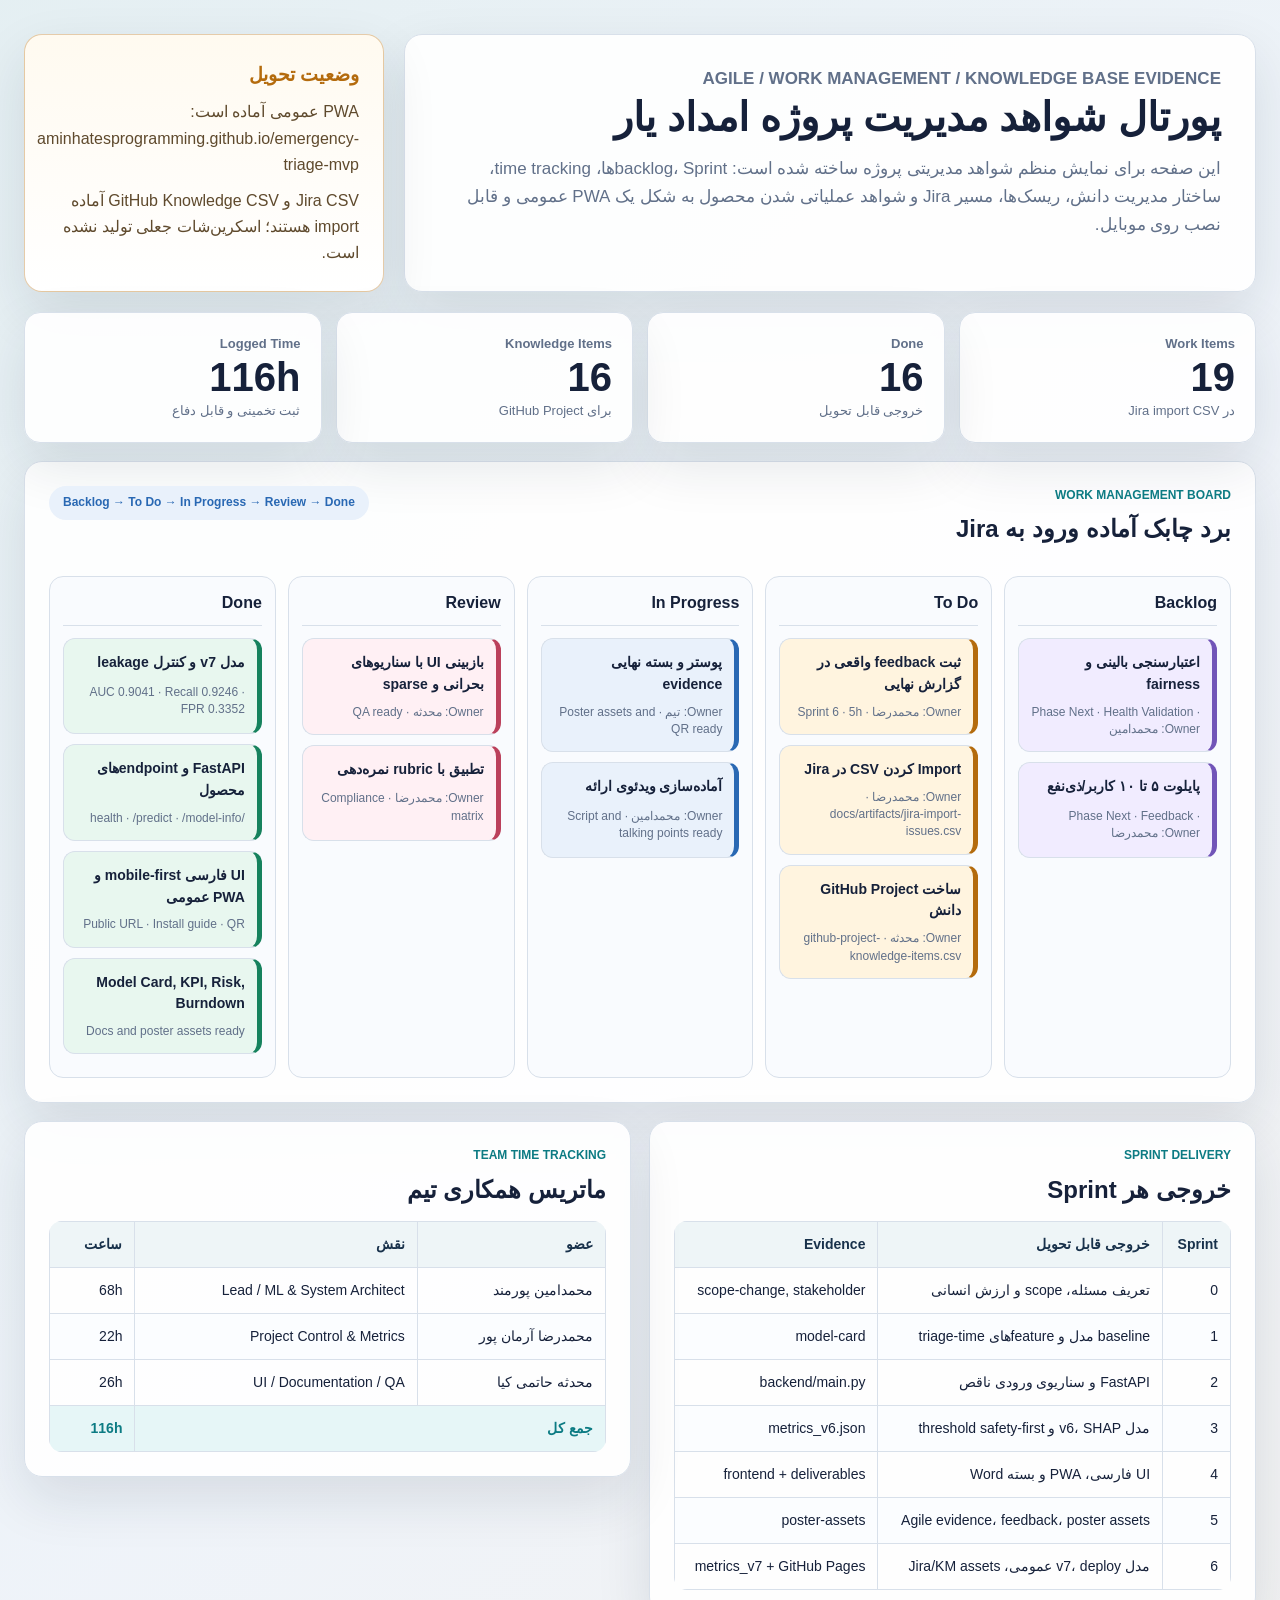
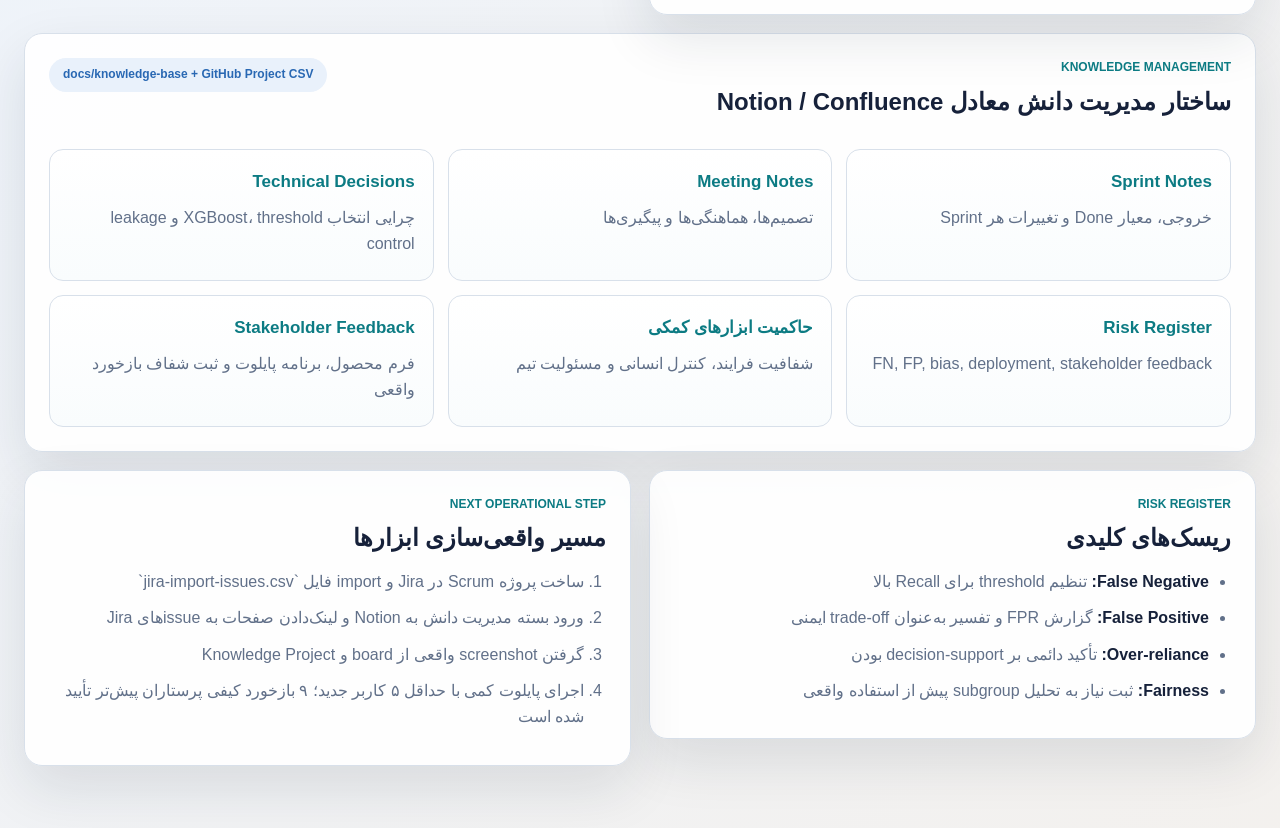
<file: docs/evidence-portal/index.html>
<!doctype html>
<html lang="fa" dir="rtl">
  <head>
    <meta charset="utf-8" />
    <meta name="viewport" content="width=device-width, initial-scale=1" />
    <title>امداد یار - Agile Evidence Portal</title>
    <link rel="stylesheet" href="./styles.css" />
  </head>
  <body>
    <main class="shell">
      <header class="hero">
        <div>
          <p class="eyebrow">Agile / Work Management / Knowledge Base Evidence</p>
          <h1>پورتال شواهد مدیریت پروژه امداد یار</h1>
          <p>
            این صفحه برای نمایش منظم شواهد مدیریتی پروژه ساخته شده است: backlog، Sprintها،
            time tracking، ساختار مدیریت دانش، ریسک‌ها، مسیر Jira و شواهد عملیاتی شدن محصول
            به شکل یک PWA عمومی و قابل نصب روی موبایل.
          </p>
        </div>
        <aside class="truth-box">
          <strong>وضعیت تحویل</strong>
          <span>PWA عمومی آماده است: aminhatesprogramming.github.io/emergency-triage-mvp</span>
          <span>Jira CSV و GitHub Knowledge CSV آماده import هستند؛ اسکرین‌شات جعلی تولید نشده است.</span>
        </aside>
      </header>

      <section class="summary-grid">
        <article>
          <span>Work Items</span>
          <strong>19</strong>
          <small>در Jira import CSV</small>
        </article>
        <article>
          <span>Done</span>
          <strong>16</strong>
          <small>خروجی قابل تحویل</small>
        </article>
        <article>
          <span>Knowledge Items</span>
          <strong>16</strong>
          <small>برای GitHub Project</small>
        </article>
        <article>
          <span>Logged Time</span>
          <strong>116h</strong>
          <small>ثبت تخمینی و قابل دفاع</small>
        </article>
      </section>

      <section id="work-management-evidence" class="panel">
        <div class="panel-title">
          <div>
            <p class="eyebrow">Work Management Board</p>
            <h2>برد چابک آماده ورود به Jira</h2>
          </div>
          <span class="badge">Backlog → To Do → In Progress → Review → Done</span>
        </div>

        <div class="board">
          <div class="lane">
            <h3>Backlog</h3>
            <article class="task future">
              <b>اعتبارسنجی بالینی و fairness</b>
              <span>Phase Next · Health Validation · Owner: محمدامین</span>
            </article>
            <article class="task future">
              <b>پایلوت ۵ تا ۱۰ کاربر/ذی‌نفع</b>
              <span>Phase Next · Feedback · Owner: محمدرضا</span>
            </article>
          </div>

          <div class="lane">
            <h3>To Do</h3>
            <article class="task todo">
              <b>ثبت feedback واقعی در گزارش نهایی</b>
              <span>Owner: محمدرضا · Sprint 6 · 5h</span>
            </article>
            <article class="task todo">
              <b>Import کردن CSV در Jira</b>
              <span>Owner: محمدرضا · docs/artifacts/jira-import-issues.csv</span>
            </article>
            <article class="task todo">
              <b>ساخت GitHub Project دانش</b>
              <span>Owner: محدثه · github-project-knowledge-items.csv</span>
            </article>
          </div>

          <div class="lane">
            <h3>In Progress</h3>
            <article class="task progress">
              <b>پوستر و بسته نهایی evidence</b>
              <span>Owner: تیم · Poster assets and QR ready</span>
            </article>
            <article class="task progress">
              <b>آماده‌سازی ویدئوی ارائه</b>
              <span>Owner: محمدامین · Script and talking points ready</span>
            </article>
          </div>

          <div class="lane">
            <h3>Review</h3>
            <article class="task review">
              <b>بازبینی UI با سناریوهای بحرانی و sparse</b>
              <span>Owner: محدثه · QA ready</span>
            </article>
            <article class="task review">
              <b>تطبیق با rubric نمره‌دهی</b>
              <span>Owner: محمدرضا · Compliance matrix</span>
            </article>
          </div>

          <div class="lane">
            <h3>Done</h3>
            <article class="task done">
              <b>مدل v7 و کنترل leakage</b>
              <span>AUC 0.9041 · Recall 0.9246 · FPR 0.3352</span>
            </article>
            <article class="task done">
              <b>FastAPI و endpointهای محصول</b>
              <span>/health · /predict · /model-info</span>
            </article>
            <article class="task done">
              <b>UI فارسی mobile-first و PWA عمومی</b>
              <span>Public URL · Install guide · QR</span>
            </article>
            <article class="task done">
              <b>Model Card, KPI, Risk, Burndown</b>
              <span>Docs and poster assets ready</span>
            </article>
          </div>
        </div>
      </section>

      <section class="two-col">
        <article class="panel">
          <p class="eyebrow">Sprint Delivery</p>
          <h2>خروجی هر Sprint</h2>
          <table>
            <thead>
              <tr>
                <th>Sprint</th>
                <th>خروجی قابل تحویل</th>
                <th>Evidence</th>
              </tr>
            </thead>
            <tbody>
              <tr><td>0</td><td>تعریف مسئله، scope و ارزش انسانی</td><td>scope-change, stakeholder</td></tr>
              <tr><td>1</td><td>baseline مدل و featureهای triage-time</td><td>model-card</td></tr>
              <tr><td>2</td><td>FastAPI و سناریوی ورودی ناقص</td><td>backend/main.py</td></tr>
              <tr><td>3</td><td>مدل v6، SHAP و threshold safety-first</td><td>metrics_v6.json</td></tr>
              <tr><td>4</td><td>UI فارسی، PWA و بسته Word</td><td>frontend + deliverables</td></tr>
              <tr><td>5</td><td>Agile evidence، feedback، poster assets</td><td>poster-assets</td></tr>
              <tr><td>6</td><td>مدل v7، deploy عمومی، Jira/KM assets</td><td>metrics_v7 + GitHub Pages</td></tr>
            </tbody>
          </table>
        </article>

        <article class="panel">
          <p class="eyebrow">Team Time Tracking</p>
          <h2>ماتریس همکاری تیم</h2>
          <table>
            <thead>
              <tr>
                <th>عضو</th>
                <th>نقش</th>
                <th>ساعت</th>
              </tr>
            </thead>
            <tbody>
              <tr><td>محمدامین پورمند</td><td>Lead / ML & System Architect</td><td>68h</td></tr>
              <tr><td>محمدرضا آرمان پور</td><td>Project Control & Metrics</td><td>22h</td></tr>
              <tr><td>محدثه حاتمی کیا</td><td>UI / Documentation / QA</td><td>26h</td></tr>
              <tr class="total"><td colspan="2">جمع کل</td><td>116h</td></tr>
            </tbody>
          </table>
        </article>
      </section>

      <section id="knowledge-management-evidence" class="panel knowledge">
        <div class="panel-title">
          <div>
            <p class="eyebrow">Knowledge Management</p>
            <h2>ساختار مدیریت دانش معادل Notion / Confluence</h2>
          </div>
          <span class="badge">docs/knowledge-base + GitHub Project CSV</span>
        </div>
        <div class="kb-grid">
          <article><b>Sprint Notes</b><span>خروجی، معیار Done و تغییرات هر Sprint</span></article>
          <article><b>Meeting Notes</b><span>تصمیم‌ها، هماهنگی‌ها و پیگیری‌ها</span></article>
          <article><b>Technical Decisions</b><span>چرایی انتخاب XGBoost، threshold و leakage control</span></article>
          <article><b>Risk Register</b><span>FN, FP, bias, deployment, stakeholder feedback</span></article>
          <article><b>حاکمیت ابزارهای کمکی</b><span>شفافیت فرایند، کنترل انسانی و مسئولیت تیم</span></article>
          <article><b>Stakeholder Feedback</b><span>فرم محصول، برنامه پایلوت و ثبت شفاف بازخورد واقعی</span></article>
        </div>
      </section>

      <section class="two-col">
        <article class="panel">
          <p class="eyebrow">Risk Register</p>
          <h2>ریسک‌های کلیدی</h2>
          <ul>
            <li><b>False Negative:</b> تنظیم threshold برای Recall بالا</li>
            <li><b>False Positive:</b> گزارش FPR و تفسیر به‌عنوان trade-off ایمنی</li>
            <li><b>Over-reliance:</b> تأکید دائمی بر decision-support بودن</li>
            <li><b>Fairness:</b> ثبت نیاز به تحلیل subgroup پیش از استفاده واقعی</li>
          </ul>
        </article>
        <article class="panel">
          <p class="eyebrow">Next Operational Step</p>
          <h2>مسیر واقعی‌سازی ابزارها</h2>
          <ol>
            <li>ساخت پروژه Scrum در Jira و import فایل `jira-import-issues.csv`</li>
            <li>ورود بسته مدیریت دانش به Notion و لینک‌دادن صفحات به issueهای Jira</li>
            <li>گرفتن screenshot واقعی از board و Knowledge Project</li>
            <li>اجرای پایلوت کمی با حداقل ۵ کاربر جدید؛ ۹ بازخورد کیفی پرستاران پیش‌تر تأیید شده است</li>
          </ol>
        </article>
      </section>
    </main>
  </body>
</html>
</file>
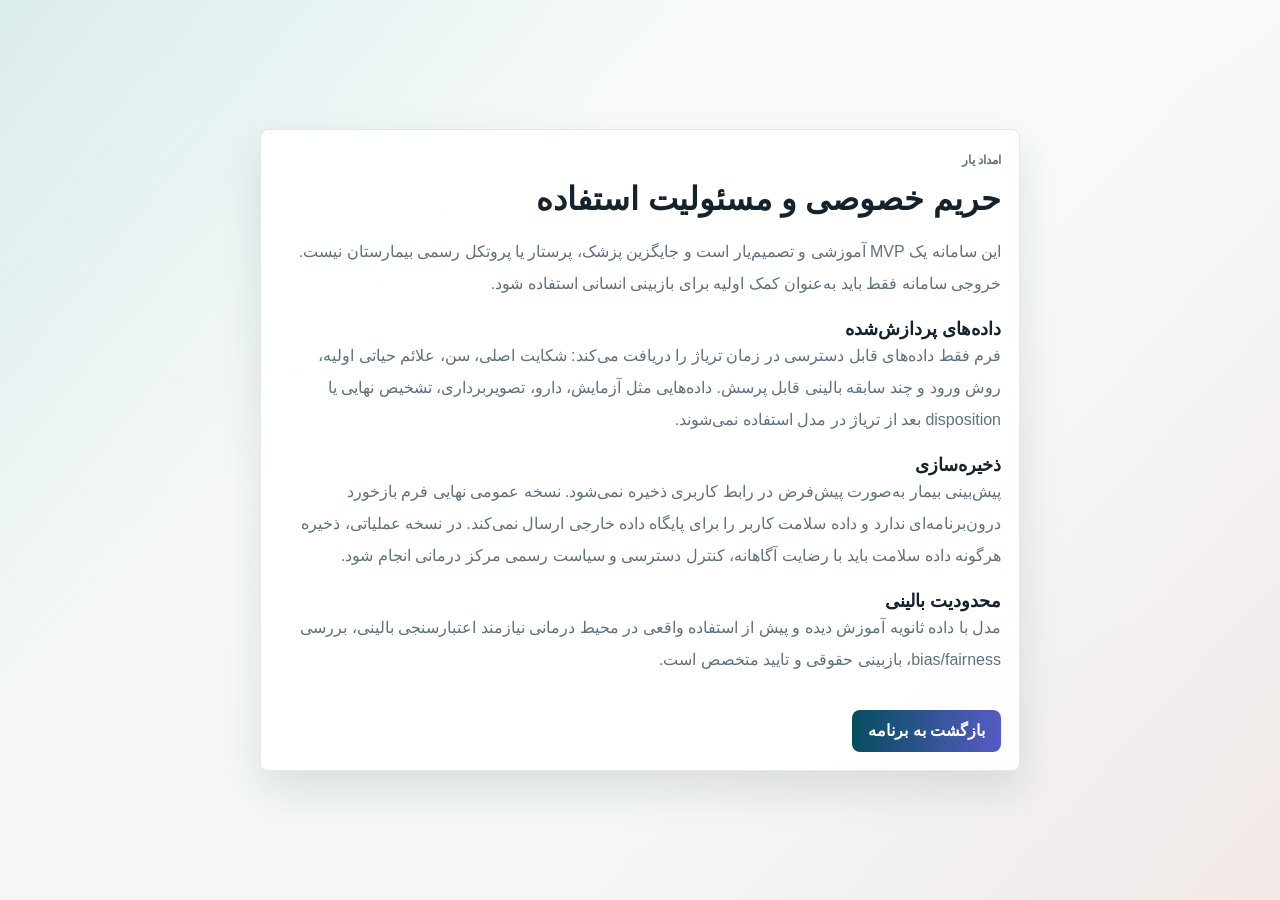
<file: frontend/privacy.html>
<!doctype html>
<html lang="fa" dir="rtl">
  <head>
    <meta charset="utf-8" />
    <meta name="viewport" content="width=device-width, initial-scale=1, viewport-fit=cover" />
    <meta name="theme-color" content="#064e5f" />
    <title>حریم خصوصی - امداد یار</title>
    <link rel="stylesheet" href="styles.css" />
  </head>
  <body class="simple-page">
    <main class="simple-shell panel">
      <p class="section-kicker">امداد یار</p>
      <h1>حریم خصوصی و مسئولیت استفاده</h1>
      <p>
        این سامانه یک MVP آموزشی و تصمیم‌یار است و جایگزین پزشک، پرستار یا پروتکل رسمی بیمارستان
        نیست. خروجی سامانه فقط باید به‌عنوان کمک اولیه برای بازبینی انسانی استفاده شود.
      </p>

      <section>
        <h2>داده‌های پردازش‌شده</h2>
        <p>
          فرم فقط داده‌های قابل دسترسی در زمان تریاژ را دریافت می‌کند: شکایت اصلی، سن، علائم حیاتی
          اولیه، روش ورود و چند سابقه بالینی قابل پرسش. داده‌هایی مثل آزمایش، دارو، تصویربرداری،
          تشخیص نهایی یا disposition بعد از تریاژ در مدل استفاده نمی‌شوند.
        </p>
      </section>

      <section>
        <h2>ذخیره‌سازی</h2>
        <p>
          پیش‌بینی بیمار به‌صورت پیش‌فرض در رابط کاربری ذخیره نمی‌شود. نسخه عمومی نهایی فرم بازخورد
          درون‌برنامه‌ای ندارد و داده سلامت کاربر را برای پایگاه داده خارجی ارسال نمی‌کند. در نسخه
          عملیاتی، ذخیره هرگونه داده سلامت باید با رضایت آگاهانه، کنترل دسترسی و سیاست رسمی مرکز
          درمانی انجام شود.
        </p>
      </section>

      <section>
        <h2>محدودیت بالینی</h2>
        <p>
          مدل با داده ثانویه آموزش دیده و پیش از استفاده واقعی در محیط درمانی نیازمند اعتبارسنجی
          بالینی، بررسی bias/fairness، بازبینی حقوقی و تایید متخصص است.
        </p>
      </section>

      <a class="primary simple-back" href="../">بازگشت به برنامه</a>
    </main>
  </body>
</html>
</file>
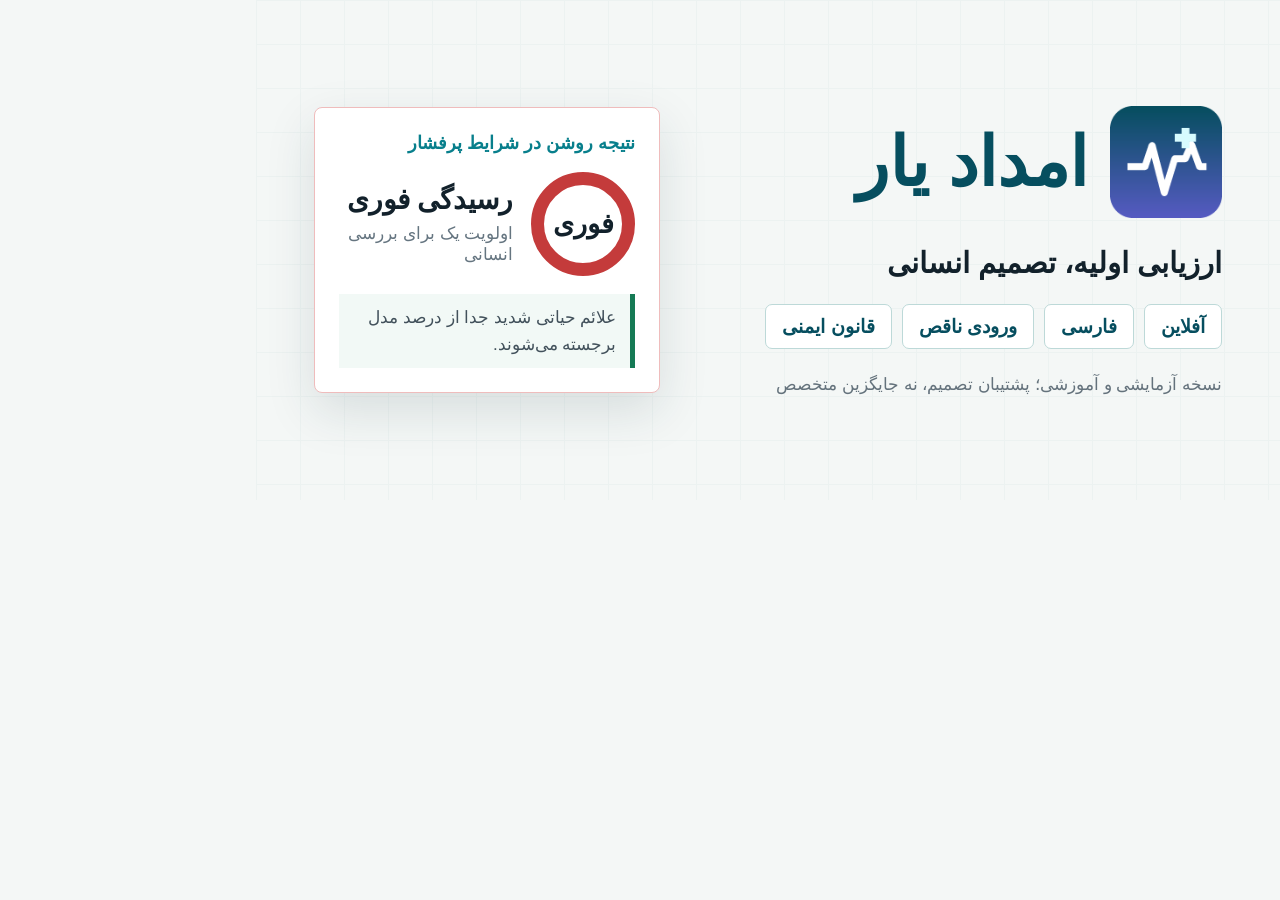
<file: docs/market/assets/store-feature-graphic.html>
<!doctype html>
<html lang="fa" dir="rtl">
  <head>
    <meta charset="utf-8" />
    <meta name="viewport" content="width=device-width, initial-scale=1" />
    <title>امداد یار</title>
    <style>
      * { box-sizing: border-box; }
      html, body { width: 1024px; height: 500px; margin: 0; overflow: hidden; }
      body {
        position: relative;
        display: grid;
        grid-template-columns: 1.2fr 0.8fr;
        gap: 42px;
        align-items: center;
        padding: 48px 58px;
        color: #12212b;
        background: #f4f7f6;
        font-family: Tahoma, Arial, sans-serif;
      }
      body::before {
        content: "";
        position: absolute;
        inset: 0;
        opacity: 0.32;
        background-image:
          linear-gradient(#dce8e8 1px, transparent 1px),
          linear-gradient(90deg, #dce8e8 1px, transparent 1px);
        background-size: 44px 44px;
      }
      .copy, .result { position: relative; z-index: 1; }
      .brand { display: flex; align-items: center; gap: 22px; }
      .brand img { width: 112px; height: 112px; }
      h1 { margin: 0; color: #064e5f; font-size: 68px; line-height: 1; }
      .lead { margin: 28px 0 24px; font-size: 29px; font-weight: 800; }
      .tags { display: flex; gap: 10px; flex-wrap: wrap; }
      .tags span {
        border: 1px solid #bdd9d8;
        border-radius: 7px;
        padding: 10px 16px;
        color: #064e5f;
        background: #fff;
        font-size: 19px;
        font-weight: 800;
      }
      .note { margin: 25px 0 0; color: #64727c; font-size: 17px; }
      .result {
        border: 1px solid #efbcbc;
        border-radius: 8px;
        padding: 24px;
        background: #fff;
        box-shadow: 0 18px 50px rgba(27, 51, 62, 0.13);
      }
      .result-head { color: #087f8c; font-size: 18px; font-weight: 800; }
      .priority { display: flex; align-items: center; gap: 18px; margin: 18px 0; }
      .ring {
        display: grid;
        place-items: center;
        width: 104px;
        height: 104px;
        flex: 0 0 auto;
        border: 13px solid #c43b3b;
        border-radius: 50%;
        color: #12212b;
        font-size: 27px;
        font-weight: 900;
      }
      .priority strong { display: block; font-size: 28px; }
      .priority small { display: block; margin-top: 7px; color: #657580; font-size: 17px; }
      .rule {
        border-right: 5px solid #157a55;
        padding: 10px 14px;
        color: #42515b;
        background: #f2f9f6;
        font-size: 17px;
        line-height: 1.6;
      }
    </style>
  </head>
  <body>
    <section class="copy">
      <div class="brand">
        <img src="../release/Emdadyar-store-icon-512.png" alt="" />
        <h1>امداد یار</h1>
      </div>
      <p class="lead">ارزیابی اولیه، تصمیم انسانی</p>
      <div class="tags">
        <span>آفلاین</span>
        <span>فارسی</span>
        <span>ورودی ناقص</span>
        <span>قانون ایمنی</span>
      </div>
      <p class="note">نسخه آزمایشی و آموزشی؛ پشتیبان تصمیم، نه جایگزین متخصص</p>
    </section>
    <section class="result">
      <div class="result-head">نتیجه روشن در شرایط پرفشار</div>
      <div class="priority">
        <div class="ring">فوری</div>
        <div>
          <strong>رسیدگی فوری</strong>
          <small>اولویت یک برای بررسی انسانی</small>
        </div>
      </div>
      <div class="rule">علائم حیاتی شدید جدا از درصد مدل برجسته می‌شوند.</div>
    </section>
  </body>
</html>
</file>
<file: docs/evidence-portal/styles.css>
:root {
  color-scheme: light;
  --ink: #16213a;
  --muted: #617089;
  --line: #d8e0ea;
  --paper: #f7f9fc;
  --panel: #ffffff;
  --teal: #0c7b83;
  --teal-soft: #e6f6f7;
  --green: #16825d;
  --green-soft: #e8f7ef;
  --amber: #b46b0d;
  --amber-soft: #fff4df;
  --blue: #2968b3;
  --blue-soft: #e9f1fb;
  --rose: #bb405b;
  --rose-soft: #fff0f4;
  --violet: #7255b8;
  --violet-soft: #f1ecff;
  --shadow: 0 22px 55px rgba(22, 33, 58, 0.11);
  font-family: "Vazirmatn", "Segoe UI", Tahoma, Arial, sans-serif;
}

* {
  box-sizing: border-box;
}

body {
  margin: 0;
  background:
    linear-gradient(135deg, rgba(12, 123, 131, 0.08), rgba(41, 104, 179, 0.04) 45%, rgba(180, 107, 13, 0.06)),
    var(--paper);
  color: var(--ink);
  line-height: 1.65;
}

.shell {
  width: min(1500px, calc(100% - 48px));
  margin: 0 auto;
  padding: 34px 0 44px;
}

.hero {
  display: grid;
  grid-template-columns: minmax(0, 1fr) 360px;
  gap: 20px;
  align-items: stretch;
  margin-bottom: 20px;
}

.hero > div,
.truth-box,
.panel,
.summary-grid article {
  background: rgba(255, 255, 255, 0.93);
  border: 1px solid var(--line);
  box-shadow: var(--shadow);
}

.hero > div {
  padding: 30px 34px;
  border-radius: 18px;
}

.eyebrow {
  margin: 0 0 8px;
  color: var(--teal);
  font-size: 12px;
  font-weight: 800;
  letter-spacing: 0;
  text-transform: uppercase;
}

h1,
h2,
h3,
p {
  margin-top: 0;
}

h1 {
  max-width: 980px;
  margin-bottom: 12px;
  font-size: clamp(31px, 3.1vw, 52px);
  line-height: 1.25;
  letter-spacing: 0;
}

h2 {
  margin-bottom: 14px;
  font-size: 24px;
  line-height: 1.35;
  letter-spacing: 0;
}

h3 {
  margin-bottom: 12px;
  font-size: 16px;
  letter-spacing: 0;
}

.hero p {
  max-width: 1050px;
  margin-bottom: 0;
  color: var(--muted);
  font-size: 17px;
}

.truth-box {
  display: flex;
  flex-direction: column;
  justify-content: center;
  gap: 9px;
  border-radius: 18px;
  border-color: rgba(180, 107, 13, 0.35);
  background: linear-gradient(180deg, #fffaf0, #ffffff);
  padding: 24px;
}

.truth-box strong {
  color: var(--amber);
  font-size: 19px;
}

.truth-box span {
  color: #5f4a2d;
}

.summary-grid {
  display: grid;
  grid-template-columns: repeat(4, minmax(0, 1fr));
  gap: 14px;
  margin-bottom: 18px;
}

.summary-grid article {
  display: grid;
  gap: 2px;
  min-height: 124px;
  border-radius: 16px;
  padding: 20px;
}

.summary-grid span {
  color: var(--muted);
  font-size: 13px;
  font-weight: 800;
}

.summary-grid strong {
  font-size: 40px;
  line-height: 1.05;
}

.summary-grid small {
  color: var(--muted);
  font-size: 13px;
}

.panel {
  margin-bottom: 18px;
  border-radius: 18px;
  padding: 24px;
}

.panel-title {
  display: flex;
  gap: 18px;
  align-items: flex-start;
  justify-content: space-between;
  margin-bottom: 16px;
}

.badge {
  display: inline-flex;
  align-items: center;
  min-height: 34px;
  border-radius: 999px;
  background: var(--blue-soft);
  color: var(--blue);
  padding: 7px 14px;
  font-size: 12px;
  font-weight: 800;
  white-space: nowrap;
}

.board {
  display: grid;
  grid-template-columns: repeat(5, minmax(0, 1fr));
  gap: 12px;
}

.lane {
  min-height: 430px;
  border: 1px solid var(--line);
  border-radius: 14px;
  background: #f9fbfe;
  padding: 13px;
}

.lane h3 {
  display: flex;
  align-items: center;
  justify-content: space-between;
  min-height: 34px;
  border-bottom: 1px solid var(--line);
  padding-bottom: 9px;
  color: var(--ink);
}

.task {
  display: grid;
  gap: 8px;
  min-height: 96px;
  margin-bottom: 10px;
  border: 1px solid var(--line);
  border-right-width: 5px;
  border-radius: 12px;
  background: var(--panel);
  padding: 13px 12px;
}

.task b {
  font-size: 14px;
  line-height: 1.55;
}

.task span {
  color: var(--muted);
  font-size: 12px;
  line-height: 1.45;
}

.task.future {
  border-right-color: var(--violet);
  background: var(--violet-soft);
}

.task.todo {
  border-right-color: var(--amber);
  background: var(--amber-soft);
}

.task.progress {
  border-right-color: var(--blue);
  background: var(--blue-soft);
}

.task.review {
  border-right-color: var(--rose);
  background: var(--rose-soft);
}

.task.done {
  border-right-color: var(--green);
  background: var(--green-soft);
}

.two-col {
  display: grid;
  grid-template-columns: repeat(2, minmax(0, 1fr));
  gap: 18px;
  align-items: start;
}

table {
  width: 100%;
  border-collapse: collapse;
  overflow: hidden;
  border-radius: 13px;
  font-size: 14px;
}

th,
td {
  border: 1px solid var(--line);
  padding: 11px 12px;
  text-align: right;
  vertical-align: top;
}

th {
  background: #eef5f7;
  color: #18314b;
  font-weight: 900;
}

tr:nth-child(even) td {
  background: #fbfdff;
}

tr.total td {
  background: var(--teal-soft);
  color: var(--teal);
  font-weight: 900;
}

.kb-grid {
  display: grid;
  grid-template-columns: repeat(3, minmax(0, 1fr));
  gap: 14px;
}

.kb-grid article {
  min-height: 132px;
  border: 1px solid var(--line);
  border-radius: 14px;
  background: linear-gradient(180deg, #ffffff, #f9fcfd);
  padding: 18px;
}

.kb-grid b {
  display: block;
  margin-bottom: 9px;
  color: var(--teal);
  font-size: 17px;
}

.kb-grid span,
li {
  color: var(--muted);
}

ul,
ol {
  margin: 0;
  padding: 0 22px 0 0;
}

li {
  margin-bottom: 10px;
}

li b {
  color: var(--ink);
}

@media (max-width: 1100px) {
  .hero,
  .two-col {
    grid-template-columns: 1fr;
  }

  .summary-grid {
    grid-template-columns: repeat(2, minmax(0, 1fr));
  }

  .board {
    grid-template-columns: 1fr;
  }

  .lane {
    min-height: auto;
  }

  .kb-grid {
    grid-template-columns: 1fr;
  }
}

@media print {
  body {
    background: #fff;
  }

  .shell {
    width: 100%;
    padding: 0;
  }

  .panel,
  .hero > div,
  .truth-box,
  .summary-grid article {
    box-shadow: none;
  }
}
</file>
<file: frontend/styles.css>
:root {
  --ink: #15212b;
  --muted: #60717e;
  --line: #d9e5e8;
  --surface: rgba(255, 255, 255, 0.92);
  --surface-strong: #ffffff;
  --teal: #087f8c;
  --deep-teal: #064e5f;
  --green: #157a55;
  --amber: #b8770a;
  --red: #c43b3b;
  --violet: #575bc3;
  --bg: #f4f7f6;
}

* {
  box-sizing: border-box;
}

[hidden] {
  display: none !important;
}

html {
  scroll-behavior: smooth;
}

body {
  margin: 0;
  min-height: 100vh;
  color: var(--ink);
  background:
    linear-gradient(135deg, rgba(8, 127, 140, 0.12), transparent 34%),
    linear-gradient(305deg, rgba(196, 59, 59, 0.08), transparent 38%),
    linear-gradient(180deg, #f8fbfa, var(--bg));
  font-family: Tahoma, "Segoe UI", Arial, sans-serif;
}

button,
input,
select {
  font: inherit;
}

button {
  border: 0;
  border-radius: 8px;
  cursor: pointer;
  min-height: 42px;
  transition:
    transform 160ms ease,
    box-shadow 160ms ease,
    border-color 160ms ease,
    background-color 160ms ease;
}

button:hover {
  transform: translateY(-1px);
}

button:active {
  transform: translateY(0);
}

button:focus-visible,
a:focus-visible,
input:focus-visible,
select:focus-visible,
textarea:focus-visible {
  outline: 3px solid rgba(8, 127, 140, 0.28);
  outline-offset: 2px;
}

#signalCanvas {
  position: fixed;
  inset: 0;
  width: 100%;
  height: 100%;
  pointer-events: none;
  opacity: 0.42;
}

.app-shell {
  position: relative;
  width: min(1220px, calc(100% - 28px));
  margin: 0 auto;
  padding: max(18px, env(safe-area-inset-top)) 0 max(28px, env(safe-area-inset-bottom));
}

.app-header,
.panel {
  border: 1px solid rgba(21, 33, 43, 0.1);
  background: var(--surface);
  backdrop-filter: blur(14px);
  box-shadow: 0 18px 42px rgba(27, 51, 62, 0.12);
}

.app-header {
  display: flex;
  align-items: center;
  justify-content: space-between;
  gap: 16px;
  border-radius: 8px;
  padding: 16px 18px;
  position: sticky;
  top: 12px;
  z-index: 8;
}

.brand-block,
.header-actions {
  display: flex;
  align-items: center;
  gap: 12px;
}

.brand-icon {
  width: 52px;
  height: 52px;
  flex: 0 0 auto;
}

.eyebrow,
.section-kicker {
  margin: 0 0 5px;
  color: var(--teal);
  font-size: 0.78rem;
  font-weight: 800;
  letter-spacing: 0;
}

h1,
h2,
h3,
p {
  margin-top: 0;
}

h1 {
  margin-bottom: 0;
  font-size: 2rem;
  line-height: 1.35;
}

h2 {
  margin: 0;
  font-size: 1.14rem;
}

h3 {
  margin-bottom: 8px;
  font-size: 0.95rem;
}

.status-pill,
.badge,
.icon-button {
  display: inline-flex;
  align-items: center;
  justify-content: center;
  min-height: 38px;
  border: 1px solid var(--line);
  border-radius: 999px;
  padding: 8px 12px;
  color: var(--muted);
  background: #fff;
  white-space: nowrap;
  font-size: 0.84rem;
}

.icon-button {
  color: #fff;
  border-color: transparent;
  background: var(--deep-teal);
}

.status-pill.ok {
  color: var(--green);
  border-color: rgba(21, 122, 85, 0.35);
}

.status-pill.fail {
  color: var(--red);
  border-color: rgba(196, 59, 59, 0.35);
}

.status-pill.offline {
  color: var(--amber);
  border-color: rgba(184, 119, 10, 0.35);
}

.mobile-tabs {
  display: none;
}

.layout-grid {
  display: grid;
  grid-template-columns: minmax(0, 1.28fr) minmax(350px, 0.72fr);
  gap: 14px;
  align-items: start;
  margin-top: 14px;
}

.panel {
  border-radius: 8px;
  padding: 18px;
}

.panel-title {
  display: flex;
  align-items: center;
  justify-content: space-between;
  gap: 12px;
  margin-bottom: 14px;
}

.result-actions {
  display: flex;
  align-items: center;
  justify-content: flex-end;
  gap: 8px;
  flex-wrap: wrap;
}

.mini-action {
  min-height: 36px;
  padding: 7px 10px;
  font-size: 0.78rem;
}

.ghost,
.scenario-row button {
  color: var(--ink);
  border: 1px solid #d2e4e3;
  background: #eef7f6;
  padding: 9px 13px;
}

.scenario-row {
  display: grid;
  grid-template-columns: repeat(4, minmax(0, 1fr));
  gap: 8px;
}

.scenario-tools {
  display: grid;
  gap: 10px;
  margin-top: 14px;
  border: 1px dashed rgba(8, 127, 140, 0.32);
  border-radius: 8px;
  padding: 12px;
  background: rgba(238, 247, 246, 0.62);
}

.optional-section {
  margin-top: 14px;
  border: 1px solid var(--line);
  border-radius: 8px;
  padding: 12px;
  background: rgba(255, 255, 255, 0.72);
}

.optional-section summary,
.scenario-tools summary {
  display: flex;
  align-items: center;
  justify-content: space-between;
  gap: 12px;
  color: var(--ink);
  cursor: pointer;
  font-size: 0.9rem;
  font-weight: 800;
  list-style: none;
}

.optional-section summary::-webkit-details-marker,
.scenario-tools summary::-webkit-details-marker {
  display: none;
}

.optional-section summary::after,
.scenario-tools summary::after {
  content: "+";
  width: 28px;
  height: 28px;
  display: grid;
  flex: 0 0 auto;
  place-items: center;
  border: 1px solid var(--line);
  border-radius: 50%;
  color: var(--deep-teal);
  background: #fff;
}

.optional-section[open] summary::after,
.scenario-tools[open] summary::after {
  content: "−";
}

.optional-section summary span,
.scenario-tools summary span {
  margin-right: auto;
  color: var(--muted);
  font-size: 0.72rem;
  font-weight: 500;
}

.optional-section[open] summary,
.scenario-tools[open] summary {
  margin-bottom: 12px;
}

.input-grid {
  display: grid;
  grid-template-columns: repeat(3, minmax(0, 1fr));
  gap: 10px;
}

label {
  display: grid;
  gap: 6px;
  color: var(--muted);
  font-size: 0.82rem;
  line-height: 1.5;
}

label.wide {
  grid-column: span 2;
}

input,
select,
textarea {
  width: 100%;
  min-height: 44px;
  border: 1px solid var(--line);
  border-radius: 8px;
  padding: 9px 10px;
  color: var(--ink);
  background: #fff;
}

input:focus,
select:focus,
textarea:focus {
  outline: 3px solid rgba(8, 127, 140, 0.2);
  border-color: var(--teal);
}

textarea {
  resize: vertical;
  line-height: 1.8;
}

.history-fieldset {
  margin: 0;
  padding: 12px;
  border: 1px solid var(--line);
  border-radius: 8px;
  background: rgba(255, 255, 255, 0.74);
}

.history-fieldset legend {
  padding: 0 8px;
  color: var(--ink);
  font-size: 0.88rem;
  font-weight: 800;
}

.chip-grid {
  display: grid;
  grid-template-columns: repeat(4, minmax(0, 1fr));
  gap: 8px;
}

.chip-grid label {
  position: relative;
  overflow: hidden;
  min-height: 38px;
}

.chip-grid input {
  position: absolute;
  inset: 0;
  width: 100%;
  height: 100%;
  opacity: 0;
  pointer-events: none;
}

.chip-grid span {
  display: flex;
  align-items: center;
  justify-content: center;
  min-height: 38px;
  border: 1px solid #d6e5e7;
  border-radius: 8px;
  color: var(--ink);
  background: #f8fbfb;
  text-align: center;
  font-size: 0.78rem;
}

.chip-grid input:checked + span {
  color: #fff;
  border-color: var(--deep-teal);
  background: var(--deep-teal);
}

.primary {
  color: #fff;
  background: linear-gradient(90deg, var(--deep-teal), var(--violet));
  font-weight: 800;
  padding: 11px 16px;
}

.cta-main {
  width: 100%;
  margin-top: 14px;
}

.result-panel {
  position: sticky;
  top: 14px;
}

.result-panel.is-empty .result-actions,
.result-panel.is-empty .gauge-ring,
.result-panel.is-empty .result-stats,
.result-panel.is-empty .quality-bar,
.result-panel.is-empty .output-section,
.result-panel.is-empty .missing-box,
.result-panel.is-empty .case-summary {
  display: none;
}

.result-panel.is-empty .risk-card {
  min-height: 180px;
  grid-template-columns: 1fr;
  place-items: center;
  margin-bottom: 0;
  text-align: center;
  background:
    linear-gradient(135deg, rgba(8, 127, 140, 0.07), rgba(87, 91, 195, 0.04)),
    #fff;
}

.result-panel.is-empty .risk-label {
  margin-bottom: 8px;
}

.result-panel.is-empty .risk-action {
  margin-bottom: 0;
}

.risk-card {
  display: grid;
  grid-template-columns: 128px 1fr;
  gap: 16px;
  align-items: center;
  margin: 8px 0 16px;
  padding: 14px;
  border: 1px solid rgba(8, 127, 140, 0.16);
  border-radius: 8px;
  background: linear-gradient(135deg, rgba(8, 127, 140, 0.08), #fff);
}

.risk-card.critical {
  border-color: rgba(196, 59, 59, 0.25);
  background: linear-gradient(135deg, rgba(196, 59, 59, 0.09), #fff);
}

.risk-card.urgent {
  border-color: rgba(184, 119, 10, 0.3);
  background: linear-gradient(135deg, rgba(184, 119, 10, 0.1), #fff);
}

.gauge-ring {
  width: 128px;
  aspect-ratio: 1;
  display: grid;
  place-items: center;
  border-radius: 50%;
  background:
    radial-gradient(circle at center, #fff 55%, transparent 56%),
    conic-gradient(var(--teal) 0deg, #dfe8eb 0deg);
}

.gauge-ring span {
  font-size: 1.55rem;
  font-weight: 900;
}

.risk-label {
  margin-bottom: 6px;
  font-size: 1.18rem;
  font-weight: 900;
  line-height: 1.55;
}

.triage-band,
.risk-action {
  margin-bottom: 6px;
  color: var(--muted);
  line-height: 1.8;
}

.result-stats {
  display: grid;
  grid-template-columns: repeat(2, minmax(0, 1fr));
  gap: 8px;
}

.result-stats article {
  border: 1px solid var(--line);
  border-radius: 8px;
  padding: 10px;
  background: var(--surface-strong);
}

.result-stats span {
  display: block;
  color: var(--muted);
  font-size: 0.78rem;
}

.result-stats strong {
  display: block;
  margin-top: 4px;
  font-size: 1.22rem;
}

.quality-bar {
  height: 10px;
  overflow: hidden;
  margin: 12px 0 4px;
  background: #e6eef0;
  border-radius: 999px;
}

.quality-bar i {
  display: block;
  width: 0%;
  height: 100%;
  background: linear-gradient(90deg, var(--amber), var(--green));
  transition: width 220ms ease;
}

.output-section,
.missing-box,
.case-summary {
  border-top: 1px solid var(--line);
  padding-top: 13px;
  margin-top: 13px;
}

ul {
  margin: 0;
  padding: 0 18px 0 0;
  line-height: 1.9;
}

.missing-box p {
  margin-bottom: 0;
  color: var(--muted);
  line-height: 1.9;
}

.case-summary pre {
  max-height: 260px;
  overflow: auto;
  margin: 0;
  padding: 12px;
  border: 1px solid var(--line);
  border-radius: 8px;
  color: var(--ink);
  background: #f8fbfb;
  direction: rtl;
  text-align: right;
  white-space: pre-wrap;
  line-height: 1.7;
  font: 0.82rem Tahoma, "Segoe UI", Arial, sans-serif;
}

.guide-panel {
  margin-top: 14px;
}

.guide-steps {
  display: grid;
  grid-template-columns: repeat(3, minmax(0, 1fr));
  gap: 10px;
}

.guide-steps article {
  position: relative;
  display: grid;
  gap: 6px;
  min-height: 130px;
  border: 1px solid var(--line);
  border-radius: 8px;
  background: #f8fbfb;
  padding: 16px 54px 14px 14px;
}

.guide-steps article::before {
  content: attr(data-step);
  position: absolute;
  top: 14px;
  right: 14px;
  width: 30px;
  height: 30px;
  display: grid;
  place-items: center;
  border-radius: 50%;
  color: #fff;
  background: var(--deep-teal);
  font-weight: 900;
}

.guide-steps strong {
  color: var(--deep-teal);
  font-size: 0.94rem;
}

.guide-steps span,
.guide-note span {
  color: var(--muted);
  line-height: 1.8;
  font-size: 0.83rem;
}

.guide-note {
  display: flex;
  align-items: center;
  gap: 12px;
  margin-top: 10px;
  border-right: 4px solid var(--amber);
  border-radius: 6px;
  padding: 11px 13px;
  background: rgba(184, 119, 10, 0.06);
}

.guide-note strong {
  flex: 0 0 auto;
  color: #7c5007;
}

.sr-only {
  position: absolute;
  width: 1px;
  height: 1px;
  padding: 0;
  overflow: hidden;
  clip: rect(0, 0, 0, 0);
  white-space: nowrap;
  border: 0;
}

.product-footer {
  display: flex;
  align-items: center;
  justify-content: space-between;
  gap: 12px;
  margin-top: 14px;
  border: 1px solid rgba(21, 33, 43, 0.1);
  border-radius: 8px;
  padding: 12px 14px;
  color: var(--muted);
  background: rgba(255, 255, 255, 0.76);
  font-size: 0.82rem;
  line-height: 1.8;
}

.product-footer a {
  color: var(--deep-teal);
  font-weight: 800;
  text-decoration: none;
  white-space: nowrap;
}

.simple-page {
  display: grid;
  min-height: 100vh;
  place-items: center;
  padding: 20px;
}

.simple-shell {
  width: min(760px, 100%);
}

.simple-shell h1 {
  margin-bottom: 14px;
}

.simple-shell section {
  margin-top: 18px;
}

.simple-shell p {
  color: var(--muted);
  line-height: 2;
}

.simple-back {
  display: inline-flex;
  align-items: center;
  justify-content: center;
  margin-top: 18px;
  min-height: 42px;
  border-radius: 8px;
  padding: 8px 16px;
  color: #fff;
  text-decoration: none;
}

.install-sheet {
  position: fixed;
  z-index: 30;
  inset: 0;
  display: grid;
  place-items: center;
  padding: 18px;
  background: rgba(12, 25, 34, 0.42);
  backdrop-filter: blur(8px);
}

.install-sheet[hidden] {
  display: none;
}

.install-card {
  position: relative;
  width: min(520px, 100%);
  border: 1px solid rgba(255, 255, 255, 0.42);
  border-radius: 8px;
  padding: 20px;
  background: #fff;
  box-shadow: 0 24px 70px rgba(10, 30, 42, 0.26);
}

.safety-notice-card {
  border-top: 5px solid var(--deep-teal);
}

.notice-list {
  display: grid;
  gap: 10px;
  margin: 18px 0;
  padding-right: 20px;
  color: var(--ink);
  line-height: 1.85;
}

.notice-actions {
  display: grid;
  grid-template-columns: minmax(0, 0.8fr) minmax(0, 1.2fr);
  gap: 10px;
  align-items: stretch;
}

.emergency-link {
  display: grid;
  place-items: center;
  min-height: 46px;
  border: 1px solid rgba(196, 59, 59, 0.35);
  border-radius: 8px;
  color: var(--red);
  background: rgba(196, 59, 59, 0.06);
  font-weight: 900;
  text-decoration: none;
}

.install-card h2 {
  margin-bottom: 10px;
  font-size: 1.22rem;
}

.install-card p,
.install-steps {
  color: var(--muted);
  line-height: 1.9;
}

.install-steps {
  margin: 0 0 16px;
  padding: 0 20px 0 0;
}

.install-actions {
  display: flex;
  gap: 10px;
  flex-wrap: wrap;
}

.close-button {
  position: absolute;
  top: 12px;
  left: 12px;
  width: 34px;
  min-height: 34px;
  border: 1px solid var(--line);
  border-radius: 999px;
  color: var(--muted);
  background: #fff;
  font-size: 1.2rem;
  line-height: 1;
}

body.modal-open {
  overflow: hidden;
}

.mobile-action-bar {
  display: none;
}

.android-wrapper .install-only {
  display: none;
}

@media (max-width: 960px) {
  .layout-grid {
    grid-template-columns: 1fr;
  }

  .result-panel {
    position: static;
  }

  .chip-grid {
    grid-template-columns: repeat(3, minmax(0, 1fr));
  }

  .guide-steps {
    grid-template-columns: repeat(2, minmax(0, 1fr));
  }
}

@media (max-width: 700px) {
  .app-shell {
    width: min(100% - 18px, 1220px);
    padding: calc(12px + env(safe-area-inset-top)) 0 calc(88px + env(safe-area-inset-bottom));
  }

  .android-wrapper .app-shell {
    padding-top: 12px;
  }

  .app-header {
    align-items: center;
    flex-direction: row;
    position: static;
    padding: 12px 14px;
  }

  .header-actions {
    width: auto;
    margin-right: auto;
    justify-content: flex-end;
    gap: 6px;
  }

  h1 {
    font-size: 1.45rem;
  }

  .brand-icon {
    width: 40px;
    height: 40px;
  }

  .status-pill,
  .icon-button {
    min-height: 36px;
    padding: 7px 9px;
    font-size: 0.78rem;
  }

  .mobile-tabs {
    position: static;
    z-index: 5;
    display: grid;
    grid-template-columns: repeat(3, minmax(0, 1fr));
    gap: 8px;
    margin-top: 12px;
  }

  .mobile-tabs button {
    color: var(--deep-teal);
    border: 1px solid #cae2e1;
    background: rgba(255, 255, 255, 0.9);
    font-weight: 800;
  }

  .panel {
    padding: 14px;
  }

  .result-panel {
    scroll-margin-top: 16px;
  }

  .panel-title {
    align-items: flex-start;
    flex-direction: column;
  }

  .result-actions {
    width: 100%;
    justify-content: stretch;
  }

  .result-actions > * {
    flex: 1 1 auto;
  }

  .scenario-row,
  .input-grid,
  .chip-grid,
  .risk-card,
  .result-stats,
  .guide-steps {
    grid-template-columns: 1fr;
  }

  .guide-steps article {
    min-height: 0;
  }

  .guide-note {
    align-items: flex-start;
    flex-direction: column;
  }

  .notice-actions {
    grid-template-columns: 1fr;
  }

  .product-footer {
    align-items: flex-start;
    flex-direction: column;
  }

  label.wide {
    grid-column: auto;
  }

  .gauge-ring {
    justify-self: center;
  }

  .mobile-action-bar {
    position: fixed;
    z-index: 10;
    right: 0;
    bottom: 0;
    left: 0;
    display: grid;
    grid-template-columns: 1.2fr 0.8fr 0.8fr;
    gap: 8px;
    padding: 10px max(10px, env(safe-area-inset-left)) calc(10px + env(safe-area-inset-bottom));
    border-top: 1px solid var(--line);
    background: #fff;
  }

}

@media print {
  body {
    background: #fff;
  }

  #signalCanvas,
  .app-header,
  .care-strip,
  .form-panel,
  .guide-panel,
  .mobile-action-bar,
  .install-sheet,
  .result-actions {
    display: none !important;
  }

  .app-shell {
    width: 100%;
    padding: 0;
  }

  .layout-grid {
    display: block;
  }

  .panel,
  .result-panel {
    position: static;
    box-shadow: none;
    border: 0;
    padding: 0;
  }

  .case-summary pre {
    max-height: none;
    border: 0;
    padding: 0;
  }
}
</file>
